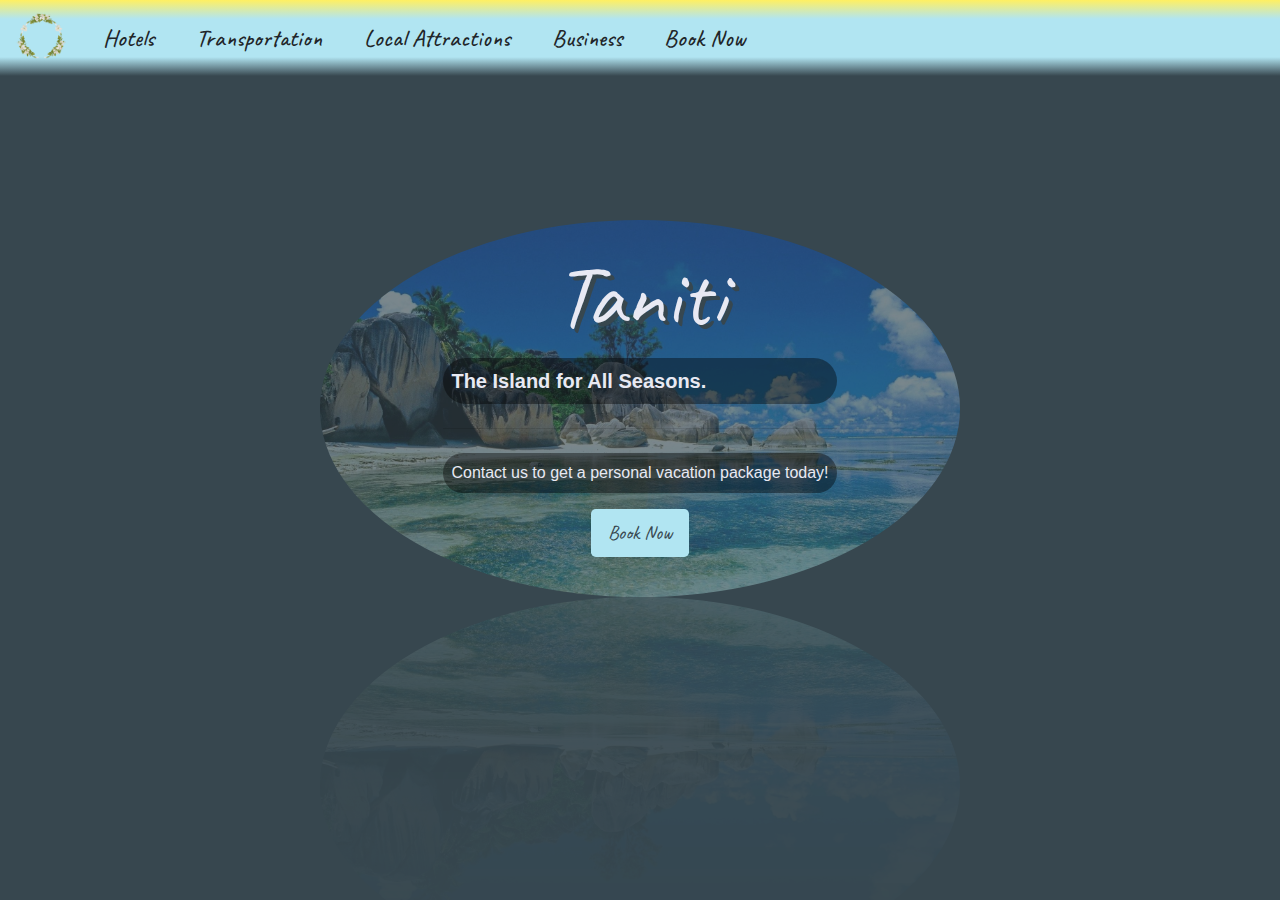
<file: index.html>
<!DOCTYPE html>
<!--[if lt IE 7]>      <html class="no-js lt-ie9 lt-ie8 lt-ie7"> <![endif]-->
<!--[if IE 7]>         <html class="no-js lt-ie9 lt-ie8"> <![endif]-->
<!--[if IE 8]>         <html class="no-js lt-ie9"> <![endif]-->
<!--[if gt IE 8]>      <html class="no-js"> <![endif]-->
<html>

<head>
    <meta charset="utf-8">
    <meta http-equiv="X-UA-Compatible" content="IE=edge">
    <title>Taniti</title>
    <link rel="icon" type="image/x-icon" href="/assets/favicon.ico">
    <meta name="description" content="">
    <meta name="viewport" content="width=device-width, initial-scale=1">
    <link rel="stylesheet" href="https://fonts.googleapis.com/css?family=Caveat">
    <link rel="stylesheet" href="https://cdn.jsdelivr.net/npm/bootstrap-icons@1.3.0/font/bootstrap-icons.css">
    <link rel="stylesheet" href="base.css">
    <link rel="stylesheet" href="https://cdn.jsdelivr.net/npm/bootstrap@4.0.0/dist/css/bootstrap.min.css"
        integrity="sha384-Gn5384xqQ1aoWXA+058RXPxPg6fy4IWvTNh0E263XmFcJlSAwiGgFAW/dAiS6JXm" crossorigin="anonymous">
</head>

<body>
    <!--[if lt IE 7]>
            <p class="browsehappy">You are using an <strong>outdated</strong> browser. Please <a href="#">upgrade your browser</a> to improve your experience.</p>
        <![endif]-->
    <nav class="navbar bg-taniti-accent navbar-expand-lg sticky-top navbar-light">
        <a class="navbar-brand" href="/index.html">
            <img src="./assets/wreath-of-tropical-flowers.png" width="50" height="50" alt="">
        </a>
        <button class="navbar-toggler" type="button" data-toggle="collapse" data-target="#navbarNav"
            aria-controls="navbarNav" aria-expanded="false" aria-label="Toggle navigation">
            <span class="navbar-toggler-icon"></span>
        </button>
        <nav class="collapse navbar-collapse" id="navbarNav">
            <a class="flex-sm-fill text-sm-center h4 nav-link" href="/hotels.html">Hotels</a>
            <a class="flex-sm-fill text-sm-center h4 nav-link" href="/transportation.html">Transportation</a>
            <a class="flex-sm-fill text-sm-center h4 nav-link" href="local-attractions.html">Local Attractions</a>
            <a class="flex-sm-fill text-sm-center h4 nav-link" href="/business.html">Business</a>
            <a class="flex-sm-fill text-sm-center h4 nav-link" href="/book-now.html">Book Now</a>
        </nav>
    </nav>
    <div class="row no-gutters py-5"></div>
    <div class="row align-items-center no-gutters">
        <div class="container-fluid container-shaded h-75 overflow-hidden">
            <div class="row justify-content-center py-5">
                <div class="jumbotron jumbotron-fluid p-4 my-auto jumbotron-image bg-transparent">
                    <div class="jumbotron-content">
                        <h1 class="display-2 text-center text-shadow-sm">Taniti</h1>
                        <p class="lead font-weight-bold shaded-mark p-2">The Island for All Seasons.</p>
                        <hr class="my-4">
                        <p class="shaded-mark p-2">Contact us to get a personal vacation package today!</p>
                        <p class="lead text-center">
                            <a class="btn btn-taniti-primary btn-lg" href="book-now.html" role="button">Book Now</a>
                        </p>
                    </div>
                </div>
            </div>
        </div>
    </div>

    <script src="https://code.jquery.com/jquery-3.2.1.slim.min.js"
        integrity="sha384-KJ3o2DKtIkvYIK3UENzmM7KCkRr/rE9/Qpg6aAZGJwFDMVNA/GpGFF93hXpG5KkN"
        crossorigin="anonymous"></script>
    <script src="https://cdn.jsdelivr.net/npm/popper.js@1.12.9/dist/umd/popper.min.js"
        integrity="sha384-ApNbgh9B+Y1QKtv3Rn7W3mgPxhU9K/ScQsAP7hUibX39j7fakFPskvXusvfa0b4Q"
        crossorigin="anonymous"></script>
    <script src="https://cdn.jsdelivr.net/npm/bootstrap@4.0.0/dist/js/bootstrap.min.js"
        integrity="sha384-JZR6Spejh4U02d8jOt6vLEHfe/JQGiRRSQQxSfFWpi1MquVdAyjUar5+76PVCmYl"
        crossorigin="anonymous"></script>
</body>

</html>
</file>
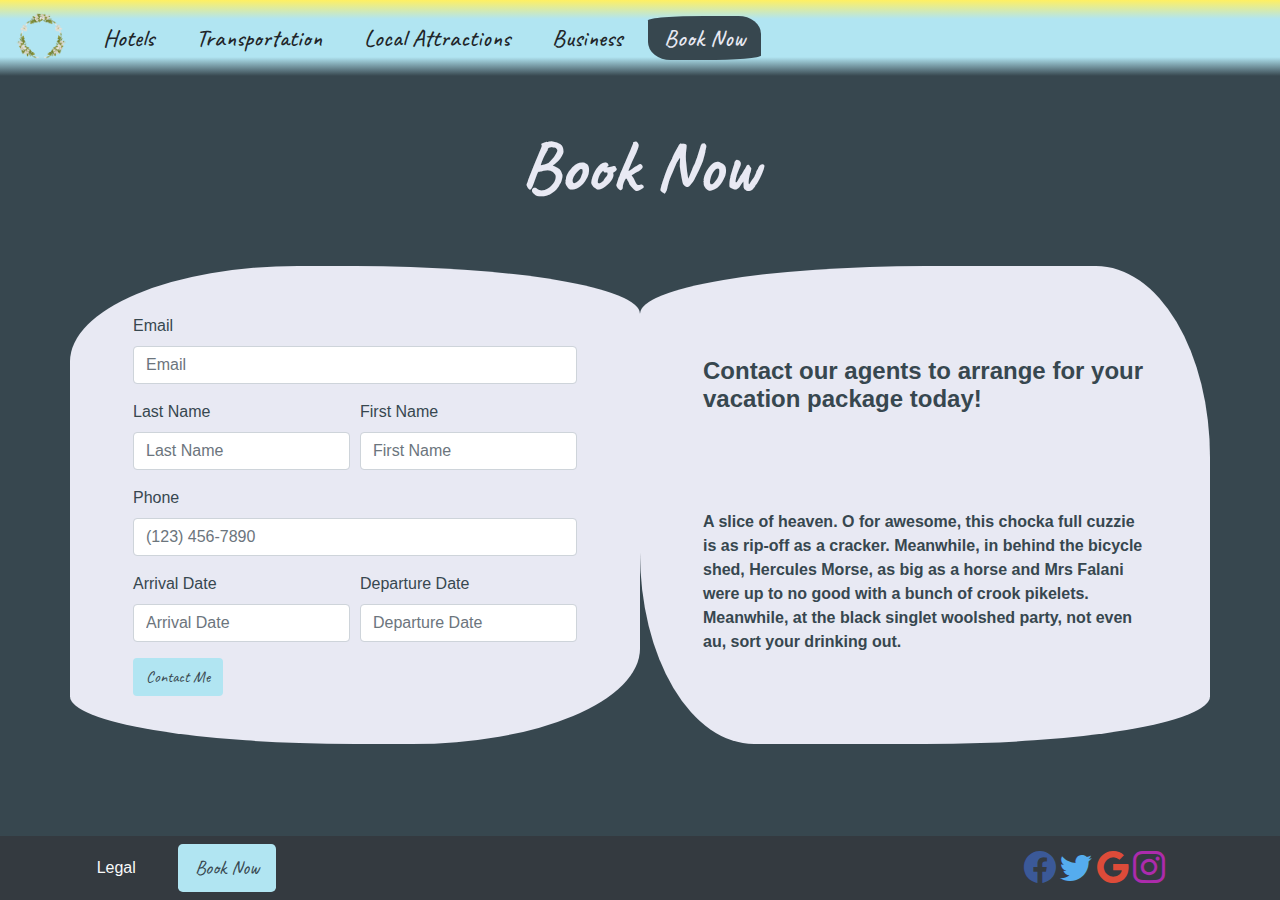
<file: book-now.html>
<!DOCTYPE html>
<!--[if lt IE 7]>      <html class="no-js lt-ie9 lt-ie8 lt-ie7"> <![endif]-->
<!--[if IE 7]>         <html class="no-js lt-ie9 lt-ie8"> <![endif]-->
<!--[if IE 8]>         <html class="no-js lt-ie9"> <![endif]-->
<!--[if gt IE 8]>      <html class="no-js"> <![endif]-->
<html>

<head>
    <meta charset="utf-8">
    <meta http-equiv="X-UA-Compatible" content="IE=edge">
    <title>Taniti</title>
    <link rel="icon" type="image/x-icon" href="/assets/favicon.ico">
    <meta name="description" content="">
    <meta name="viewport" content="width=device-width, initial-scale=1">
    <link rel="stylesheet" href="https://fonts.googleapis.com/css?family=Caveat">
    <link rel="stylesheet" href="https://cdn.jsdelivr.net/npm/bootstrap-icons@1.3.0/font/bootstrap-icons.css">
    <link rel="stylesheet" href="base.css">
    <link rel="stylesheet" href="https://cdn.jsdelivr.net/npm/bootstrap@4.0.0/dist/css/bootstrap.min.css"
        integrity="sha384-Gn5384xqQ1aoWXA+058RXPxPg6fy4IWvTNh0E263XmFcJlSAwiGgFAW/dAiS6JXm" crossorigin="anonymous">
</head>

<body>
    <!--[if lt IE 7]>
            <p class="browsehappy">You are using an <strong>outdated</strong> browser. Please <a href="#">upgrade your browser</a> to improve your experience.</p>
        <![endif]-->
    <nav class="navbar bg-taniti-accent navbar-expand-lg sticky-top navbar-light">
        <a class="navbar-brand" href="/index.html">
            <img src="./assets/wreath-of-tropical-flowers.png" width="50" height="50" alt="">
        </a>
        <button class="navbar-toggler" type="button" data-toggle="collapse" data-target="#navbarNav"
            aria-controls="navbarNav" aria-expanded="false" aria-label="Toggle navigation">
            <span class="navbar-toggler-icon"></span>
        </button>
        <nav class="collapse navbar-collapse" id="navbarNav">
            <a class="flex-sm-fill text-sm-center h4 nav-link" href="/hotels.html">Hotels</a>
            <a class="flex-sm-fill text-sm-center h4 nav-link" href="/transportation.html">Transportation</a>
            <a class="flex-sm-fill text-sm-center h4 nav-link" href="local-attractions.html">Local Attractions</a>
            <a class="flex-sm-fill text-sm-center h4 nav-link" href="/business.html">Business</a>
            <a class="flex-sm-fill text-sm-center h4 nav-link active" href="/book-now.html">Book Now</a>
        </nav>
    </nav>
    <div class="row no-gutters py-5">
        <div class="col text-center">
            <h2 class="display-3 light-text font-weight-bold">Book Now</h2>
        </div>
    </div>
    <div class="row align-items-center no-gutters">
        <div class="container">
            <div class="row">
                <div class="col-md-6 form-blurb">
                    <form class="m-5">
                        <div class="form-group">
                            <label for="inputEmail4">Email</label>
                            <input type="email" class="form-control" id="inputEmail4" placeholder="Email">
                        </div>
                        <div class="form-row">
                            <div class="form-group col-md-6">
                                <label for="inputLastName">Last Name</label>
                                <input type="text" class="form-control" id="inputLastName" placeholder="Last Name">
                            </div>
                            <div class="form-group col-md-6">
                                <label for="inputFirstName">First Name</label>
                                <input type="text" class="form-control" id="inputFirstName" placeholder="First Name">
                            </div>
                        </div>
                        <div class="form-group">
                            <label for="inputPhone">Phone</label>
                            <input type="phone" class="form-control" id="inputPhone" placeholder="(123) 456-7890">
                        </div>
                        <div class="form-row">
                            <div class="form-group col-md-6">
                                <label for="startDate">Arrival Date</label>
                                <input placeholder="Arrival Date" type="text" id="startDate"
                                    class="form-control datepicker">
                            </div>
                            <div class="form-group col-md-6">
                                <label for="endDate">Departure Date</label>
                                <input placeholder="Departure Date" type="text" id="endDate"
                                    class="form-control datepicker">
                            </div>
                        </div>
                        <button type="submit" class="btn btn-taniti-primary">Contact Me</button>
                    </form>
                </div>
                <div class="col-md-6 text-blurb">
                    <p class="m-5 h4 font-weight-bold">
                        Contact our agents to arrange for your vacation package today!
                    </p>
                    <p class="m-5 font-weight-bold">
                        A slice of heaven. O for awesome, this chocka full cuzzie is as rip-off as a cracker. Meanwhile,
                        in behind the bicycle shed, Hercules Morse, as big as a horse and Mrs Falani were up to no good
                        with a bunch of crook pikelets. Meanwhile, at the black singlet woolshed party, not even au,
                        sort your drinking out.
                    </p>
                </div>
            </div>
        </div>
    </div>
    <nav class="navbar fixed-bottom navbar-dark bg-dark">
        <div class="container">
            <div class="row w-100 justify-content-between">
                <div class="col-1 center-vertical">
                    <a class="text-light text-decoration-none" href="#">Legal</a>
                </div>
                <div class="col-2">
                    <a class="btn btn-taniti-primary btn-lg" href="book-now.html" role="button">Book Now</a>
                </div>
                <div class="col-9 text-right">
                    <!-- Facebook -->
                    <a style="color: #3b5998;" class="text-decoration-none" href="#!" role="button">
                        <i class="bi-facebook" style="font-size: 2rem;"></i>
                    </a>

                    <!-- Twitter -->
                    <a style="color: #55acee;" class="text-decoration-none" href="#!" role="button">
                        <i class="bi-twitter" style="font-size: 2rem;"></i>
                    </a>

                    <!-- Google -->
                    <a style="color: #dd4b39;" class="text-decoration-none" href="#!" role="button">
                        <i class="bi-google" style="font-size: 2rem;"></i>
                    </a>

                    <!-- Instagram -->
                    <a style="color: #ac2bac;" class="text-decoration-none" href="#!" role="button">
                        <i class="bi-instagram" style="font-size: 2rem;"></i>
                    </a>
                </div>
            </div>
        </div>
    </nav>

    <script src="https://code.jquery.com/jquery-3.2.1.slim.min.js"
        integrity="sha384-KJ3o2DKtIkvYIK3UENzmM7KCkRr/rE9/Qpg6aAZGJwFDMVNA/GpGFF93hXpG5KkN"
        crossorigin="anonymous"></script>
    <script src="https://cdn.jsdelivr.net/npm/popper.js@1.12.9/dist/umd/popper.min.js"
        integrity="sha384-ApNbgh9B+Y1QKtv3Rn7W3mgPxhU9K/ScQsAP7hUibX39j7fakFPskvXusvfa0b4Q"
        crossorigin="anonymous"></script>
    <script src="https://cdn.jsdelivr.net/npm/bootstrap@4.0.0/dist/js/bootstrap.min.js"
        integrity="sha384-JZR6Spejh4U02d8jOt6vLEHfe/JQGiRRSQQxSfFWpi1MquVdAyjUar5+76PVCmYl"
        crossorigin="anonymous"></script>
    <script src="/js/calendar.js"></script>
</body>

</html>
</file>
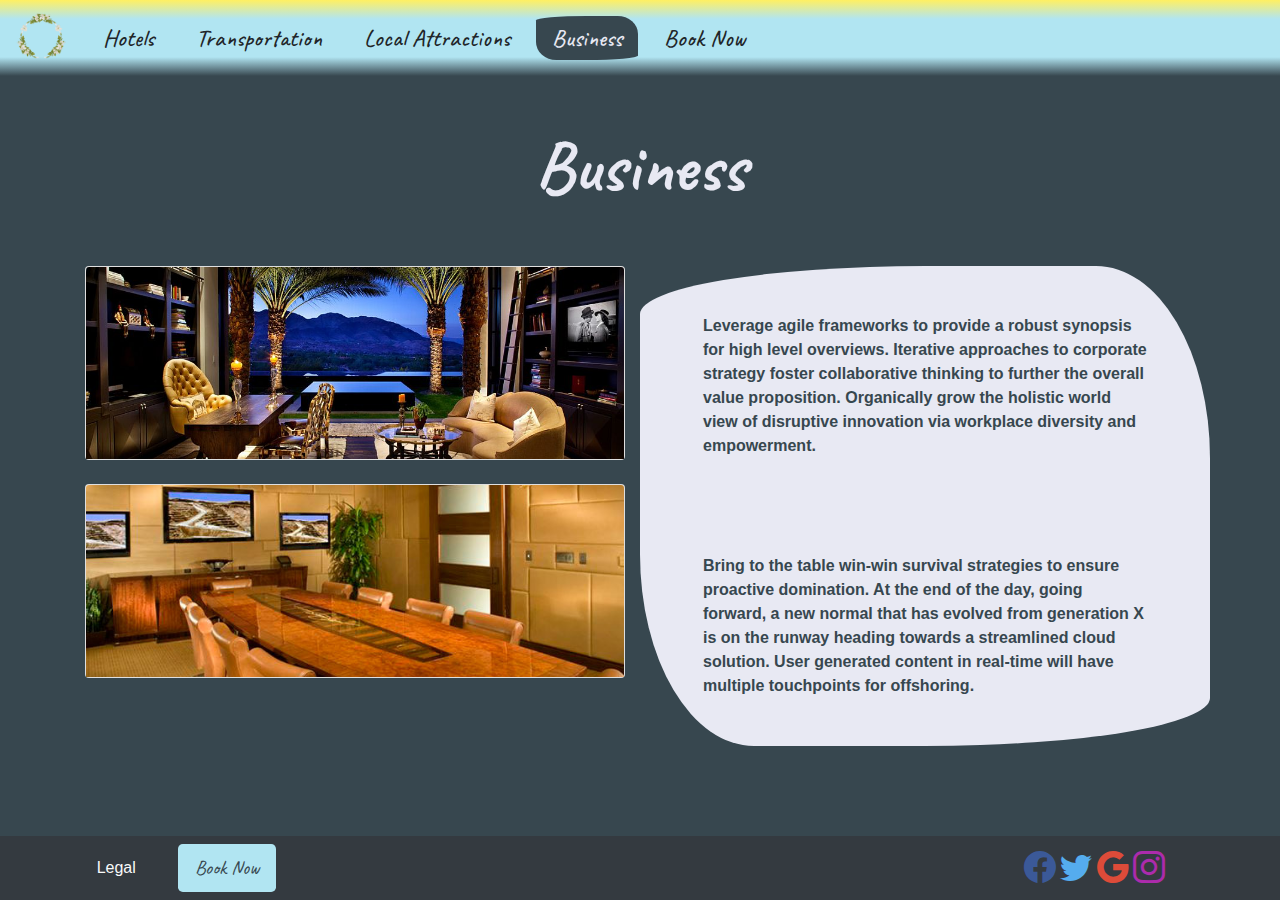
<file: business.html>
<!DOCTYPE html>
<!--[if lt IE 7]>      <html class="no-js lt-ie9 lt-ie8 lt-ie7"> <![endif]-->
<!--[if IE 7]>         <html class="no-js lt-ie9 lt-ie8"> <![endif]-->
<!--[if IE 8]>         <html class="no-js lt-ie9"> <![endif]-->
<!--[if gt IE 8]>      <html class="no-js"> <![endif]-->
<html>

<head>
    <meta charset="utf-8">
    <meta http-equiv="X-UA-Compatible" content="IE=edge">
    <title>Taniti</title>
    <link rel="icon" type="image/x-icon" href="/assets/favicon.ico">
    <meta name="description" content="">
    <meta name="viewport" content="width=device-width, initial-scale=1">
    <link rel="stylesheet" href="https://fonts.googleapis.com/css?family=Caveat">
    <link rel="stylesheet" href="https://cdn.jsdelivr.net/npm/bootstrap-icons@1.3.0/font/bootstrap-icons.css">
    <link rel="stylesheet" href="base.css">
    <link rel="stylesheet" href="https://cdn.jsdelivr.net/npm/bootstrap@4.0.0/dist/css/bootstrap.min.css"
        integrity="sha384-Gn5384xqQ1aoWXA+058RXPxPg6fy4IWvTNh0E263XmFcJlSAwiGgFAW/dAiS6JXm" crossorigin="anonymous">
</head>

<body>
    <!--[if lt IE 7]>
            <p class="browsehappy">You are using an <strong>outdated</strong> browser. Please <a href="#">upgrade your browser</a> to improve your experience.</p>
        <![endif]-->
    <nav class="navbar bg-taniti-accent navbar-expand-lg sticky-top navbar-light">
        <a class="navbar-brand" href="/index.html">
            <img src="./assets/wreath-of-tropical-flowers.png" width="50" height="50" alt="">
        </a>
        <button class="navbar-toggler" type="button" data-toggle="collapse" data-target="#navbarNav"
            aria-controls="navbarNav" aria-expanded="false" aria-label="Toggle navigation">
            <span class="navbar-toggler-icon"></span>
        </button>
        <nav class="collapse navbar-collapse" id="navbarNav">
            <a class="flex-sm-fill text-sm-center h4 nav-link" href="/hotels.html">Hotels</a>
            <a class="flex-sm-fill text-sm-center h4 nav-link" href="/transportation.html">Transportation</a>
            <a class="flex-sm-fill text-sm-center h4 nav-link" href="local-attractions.html">Local Attractions</a>
            <a class="flex-sm-fill text-sm-center h4 nav-link active" href="/business.html">Business</a>
            <a class="flex-sm-fill text-sm-center h4 nav-link" href="/book-now.html">Book Now</a>
        </nav>
    </nav>
    <div class="row no-gutters py-5">
        <div class="col text-center">
            <h2 class="display-3 light-text font-weight-bold">Business</h2>
        </div>
    </div>
    <div class="row align-items-center no-gutters">
        <div class="container">
            <div class="row">
                <div class="col-md-6 gallery-images">
                    <div class="row mb-4">
                        <div class="col-sm-12">
                            <div class="card">
                                <img class="card-img-top" src="/assets/business1.jpg" alt="Scooter Rental">
                            </div>
                        </div>
                    </div>
                    <div class="row">
                        <div class="col-sm-12">
                            <div class="card">
                                <img class="card-img-top" src="/assets/business2.jpg" alt="Helicopter">
                            </div>
                        </div>
                    </div>
                </div>
                <div class="col-md-6 text-blurb transportation-blurb">
                    <p class="m-5 font-weight-bold">
                        Leverage agile frameworks to provide a robust synopsis for high level overviews. Iterative
                        approaches to corporate strategy foster collaborative thinking to further the overall value
                        proposition. Organically grow the holistic world view of disruptive innovation via workplace
                        diversity and empowerment.
                    </p>
                    <p class="m-5 font-weight-bold">
                        Bring to the table win-win survival strategies to ensure proactive domination. At the end of the
                        day, going forward, a new normal that has evolved from generation X is on the runway heading
                        towards a streamlined cloud solution. User generated content in real-time will have multiple
                        touchpoints for offshoring.
                    </p>
                </div>
            </div>
        </div>
    </div>
    <div class="row no-gutters py-5"></div>
    <nav class="navbar fixed-bottom navbar-dark bg-dark">
        <div class="container">
            <div class="row w-100 justify-content-between">
                <div class="col-1 center-vertical">
                    <a class="text-light text-decoration-none" href="#">Legal</a>
                </div>
                <div class="col-2">
                    <a class="btn btn-taniti-primary btn-lg" href="book-now.html" role="button">Book Now</a>
                </div>
                <div class="col-9 text-right">
                    <!-- Facebook -->
                    <a style="color: #3b5998;" class="text-decoration-none" href="#!" role="button">
                        <i class="bi-facebook" style="font-size: 2rem;"></i>
                    </a>

                    <!-- Twitter -->
                    <a style="color: #55acee;" class="text-decoration-none" href="#!" role="button">
                        <i class="bi-twitter" style="font-size: 2rem;"></i>
                    </a>

                    <!-- Google -->
                    <a style="color: #dd4b39;" class="text-decoration-none" href="#!" role="button">
                        <i class="bi-google" style="font-size: 2rem;"></i>
                    </a>

                    <!-- Instagram -->
                    <a style="color: #ac2bac;" class="text-decoration-none" href="#!" role="button">
                        <i class="bi-instagram" style="font-size: 2rem;"></i>
                    </a>
                </div>
            </div>
        </div>
    </nav>

    <script src="https://code.jquery.com/jquery-3.2.1.slim.min.js"
        integrity="sha384-KJ3o2DKtIkvYIK3UENzmM7KCkRr/rE9/Qpg6aAZGJwFDMVNA/GpGFF93hXpG5KkN"
        crossorigin="anonymous"></script>
    <script src="https://cdn.jsdelivr.net/npm/popper.js@1.12.9/dist/umd/popper.min.js"
        integrity="sha384-ApNbgh9B+Y1QKtv3Rn7W3mgPxhU9K/ScQsAP7hUibX39j7fakFPskvXusvfa0b4Q"
        crossorigin="anonymous"></script>
    <script src="https://cdn.jsdelivr.net/npm/bootstrap@4.0.0/dist/js/bootstrap.min.js"
        integrity="sha384-JZR6Spejh4U02d8jOt6vLEHfe/JQGiRRSQQxSfFWpi1MquVdAyjUar5+76PVCmYl"
        crossorigin="anonymous"></script>
</body>

</html>
</file>
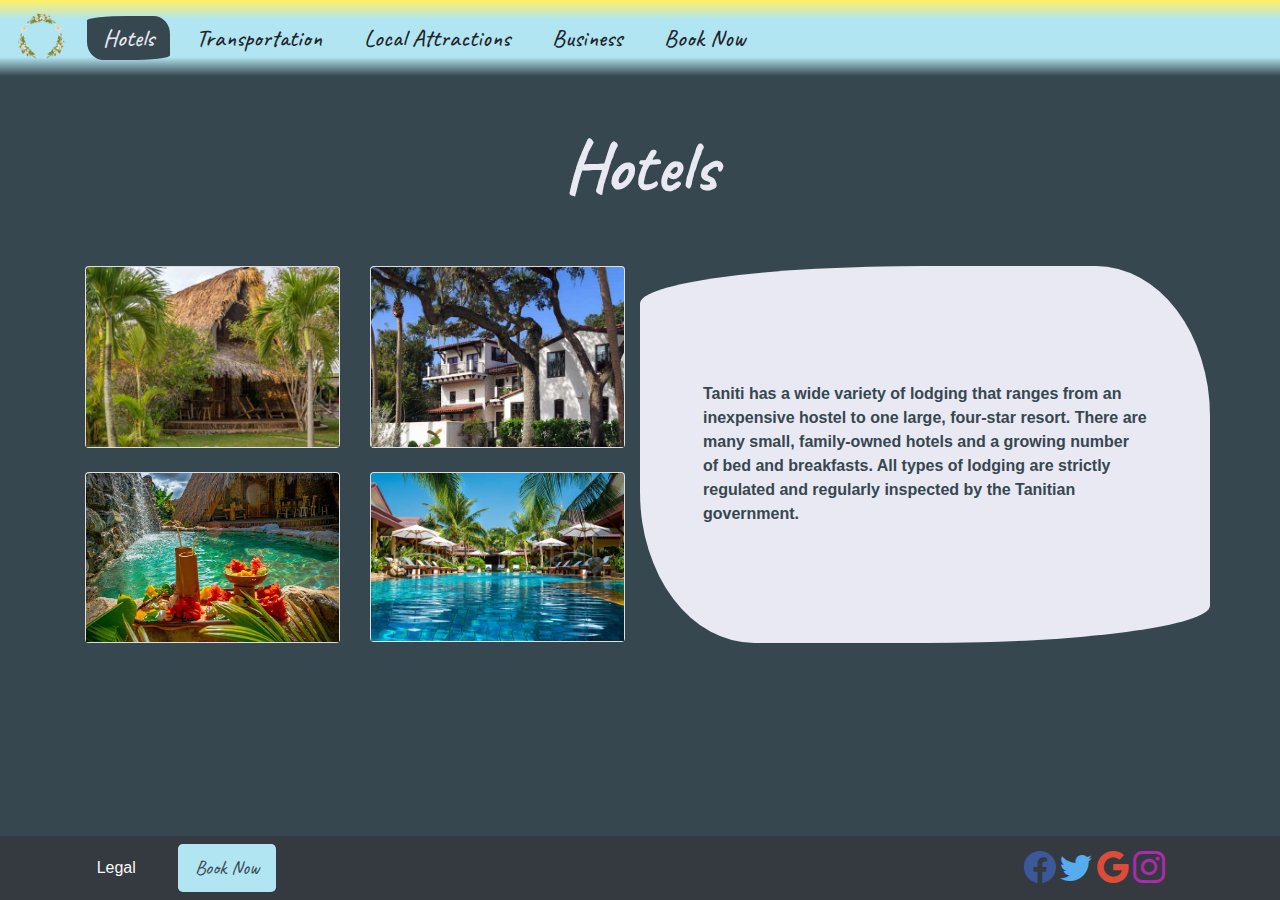
<file: hotels.html>
<!DOCTYPE html>
<!--[if lt IE 7]>      <html class="no-js lt-ie9 lt-ie8 lt-ie7"> <![endif]-->
<!--[if IE 7]>         <html class="no-js lt-ie9 lt-ie8"> <![endif]-->
<!--[if IE 8]>         <html class="no-js lt-ie9"> <![endif]-->
<!--[if gt IE 8]>      <html class="no-js"> <![endif]-->
<html>

<head>
    <meta charset="utf-8">
    <meta http-equiv="X-UA-Compatible" content="IE=edge">
    <title>Taniti</title>
    <link rel="icon" type="image/x-icon" href="/assets/favicon.ico">
    <meta name="description" content="">
    <meta name="viewport" content="width=device-width, initial-scale=1">
    <link rel="stylesheet" href="https://fonts.googleapis.com/css?family=Caveat">
    <link rel="stylesheet" href="https://cdn.jsdelivr.net/npm/bootstrap-icons@1.3.0/font/bootstrap-icons.css">
    <link rel="stylesheet" href="base.css">
    <link rel="stylesheet" href="https://cdn.jsdelivr.net/npm/bootstrap@4.0.0/dist/css/bootstrap.min.css"
        integrity="sha384-Gn5384xqQ1aoWXA+058RXPxPg6fy4IWvTNh0E263XmFcJlSAwiGgFAW/dAiS6JXm" crossorigin="anonymous">
</head>

<body>
    <!--[if lt IE 7]>
            <p class="browsehappy">You are using an <strong>outdated</strong> browser. Please <a href="#">upgrade your browser</a> to improve your experience.</p>
        <![endif]-->
    <nav class="navbar bg-taniti-accent navbar-expand-lg sticky-top navbar-light">
        <a class="navbar-brand" href="/index.html">
            <img src="./assets/wreath-of-tropical-flowers.png" width="50" height="50" alt="">
        </a>
        <button class="navbar-toggler" type="button" data-toggle="collapse" data-target="#navbarNav"
            aria-controls="navbarNav" aria-expanded="false" aria-label="Toggle navigation">
            <span class="navbar-toggler-icon"></span>
        </button>
        <nav class="collapse navbar-collapse" id="navbarNav">
            <a class="flex-sm-fill text-sm-center h4 nav-link active" href="/hotels.html">Hotels</a>
            <a class="flex-sm-fill text-sm-center h4 nav-link" href="/transportation.html">Transportation</a>
            <a class="flex-sm-fill text-sm-center h4 nav-link" href="local-attractions.html">Local Attractions</a>
            <a class="flex-sm-fill text-sm-center h4 nav-link" href="/business.html">Business</a>
            <a class="flex-sm-fill text-sm-center h4 nav-link" href="/book-now.html">Book Now</a>
        </nav>
    </nav>
    <div class="row no-gutters py-5">
        <div class="col text-center">
            <h2 class="display-3 light-text font-weight-bold">Hotels</h2>
        </div>
    </div>
    <div class="row align-items-center no-gutters">
        <div class="container">
            <div class="row">
                <div class="col-md-6 gallery-images">
                    <div class="row mb-4">
                        <div class="col-sm-6">
                            <div class="card">
                                <img class="card-img-top" src="/assets/housing1.jpg" alt="Card image cap">
                            </div>
                        </div>
                        <div class="col-sm-6">
                            <div class="card">
                                <img class="card-img-top" src="/assets/housing2.jpg" alt="Card image cap">
                            </div>
                        </div>
                    </div>
                    <div class="row">
                        <div class="col-sm-6">
                            <div class="card">
                                <img class="card-img-top" src="/assets/housing3.jpg" alt="Card image cap">
                            </div>
                        </div>
                        <div class="col-sm-6">
                            <div class="card">
                                <img class="card-img-top" src="/assets/hotel2.jpg" alt="Card image cap">
                            </div>
                        </div>
                    </div>
                </div>
                <div class="col-md-6 text-blurb hotels-blurb">
                    <p class="m-5 font-weight-bold">Taniti has a wide variety of lodging that ranges from an inexpensive
                        hostel to one large, four-star resort. There are many small, family-owned hotels and a growing
                        number of bed and breakfasts. All types of lodging are strictly regulated and regularly
                        inspected by the Tanitian
                        government.</p>
                </div>
            </div>
        </div>
    </div>
    <div class="row no-gutters py-5"></div>
    <nav class="navbar fixed-bottom navbar-dark bg-dark">
        <div class="container">
            <div class="row w-100 justify-content-between">
                <div class="col-1 center-vertical">
                    <a class="text-light text-decoration-none" href="#">Legal</a>
                </div>
                <div class="col-2">
                    <a class="btn btn-taniti-primary btn-lg" href="book-now.html" role="button">Book Now</a>
                </div>
                <div class="col-9 text-right">
                    <!-- Facebook -->
                    <a style="color: #3b5998;" class="text-decoration-none" href="#!" role="button">
                        <i class="bi-facebook" style="font-size: 2rem;"></i>
                    </a>

                    <!-- Twitter -->
                    <a style="color: #55acee;" class="text-decoration-none" href="#!" role="button">
                        <i class="bi-twitter" style="font-size: 2rem;"></i>
                    </a>

                    <!-- Google -->
                    <a style="color: #dd4b39;" class="text-decoration-none" href="#!" role="button">
                        <i class="bi-google" style="font-size: 2rem;"></i>
                    </a>

                    <!-- Instagram -->
                    <a style="color: #ac2bac;" class="text-decoration-none" href="#!" role="button">
                        <i class="bi-instagram" style="font-size: 2rem;"></i>
                    </a>
                </div>
            </div>
        </div>

    </nav>

    <script src="https://code.jquery.com/jquery-3.2.1.slim.min.js"
        integrity="sha384-KJ3o2DKtIkvYIK3UENzmM7KCkRr/rE9/Qpg6aAZGJwFDMVNA/GpGFF93hXpG5KkN"
        crossorigin="anonymous"></script>
    <script src="https://cdn.jsdelivr.net/npm/popper.js@1.12.9/dist/umd/popper.min.js"
        integrity="sha384-ApNbgh9B+Y1QKtv3Rn7W3mgPxhU9K/ScQsAP7hUibX39j7fakFPskvXusvfa0b4Q"
        crossorigin="anonymous"></script>
    <script src="https://cdn.jsdelivr.net/npm/bootstrap@4.0.0/dist/js/bootstrap.min.js"
        integrity="sha384-JZR6Spejh4U02d8jOt6vLEHfe/JQGiRRSQQxSfFWpi1MquVdAyjUar5+76PVCmYl"
        crossorigin="anonymous"></script>
</body>

</html>
</file>
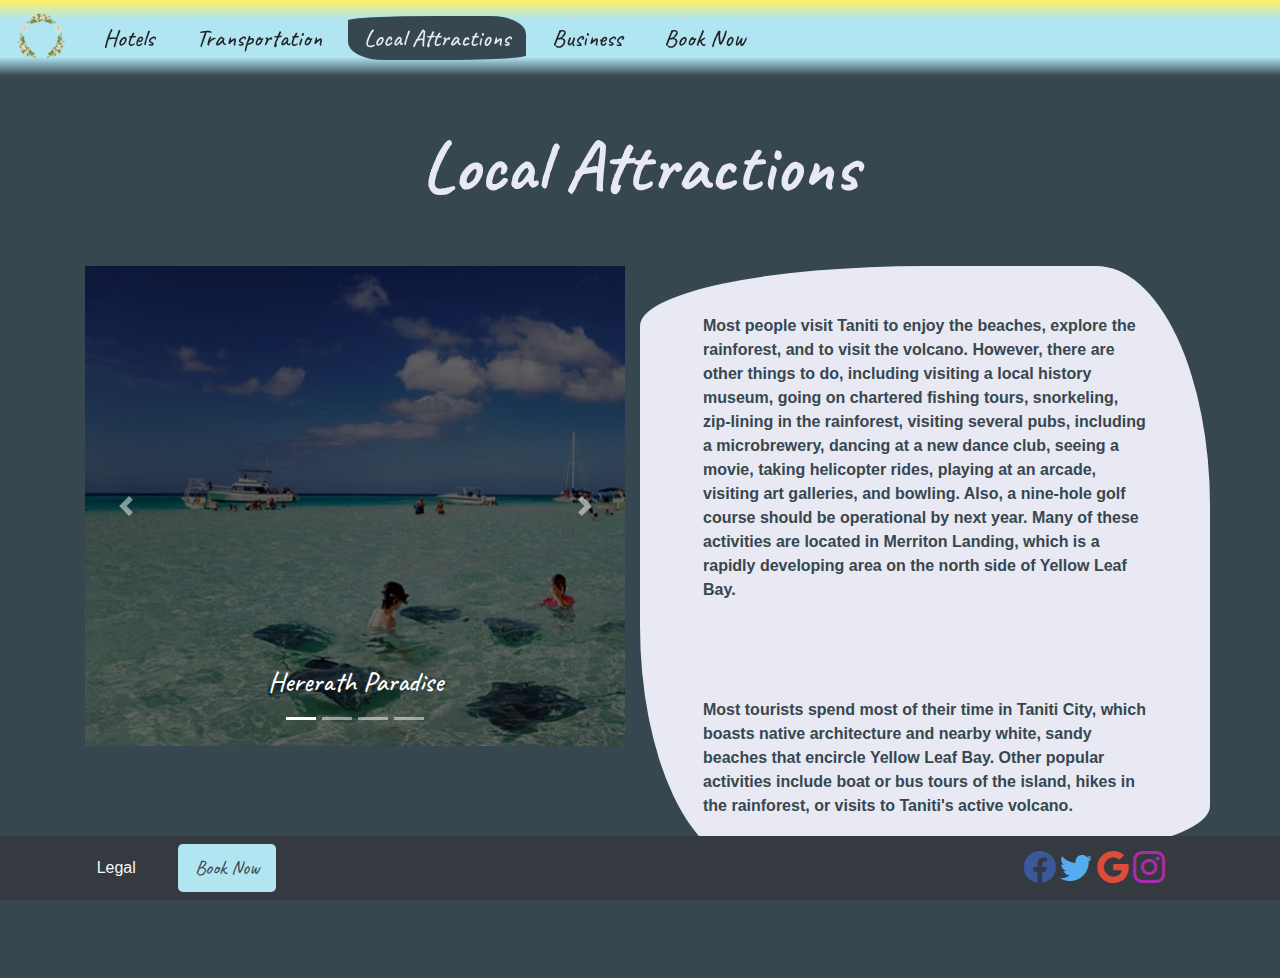
<file: local-attractions.html>
<!DOCTYPE html>
<!--[if lt IE 7]>      <html class="no-js lt-ie9 lt-ie8 lt-ie7"> <![endif]-->
<!--[if IE 7]>         <html class="no-js lt-ie9 lt-ie8"> <![endif]-->
<!--[if IE 8]>         <html class="no-js lt-ie9"> <![endif]-->
<!--[if gt IE 8]>      <html class="no-js"> <![endif]-->
<html>

<head>
    <meta charset="utf-8">
    <meta http-equiv="X-UA-Compatible" content="IE=edge">
    <title>Taniti</title>
    <link rel="icon" type="image/x-icon" href="/assets/favicon.ico">
    <meta name="description" content="">
    <meta name="viewport" content="width=device-width, initial-scale=1">
    <link rel="stylesheet" href="https://fonts.googleapis.com/css?family=Caveat">
    <link rel="stylesheet" href="https://cdn.jsdelivr.net/npm/bootstrap-icons@1.3.0/font/bootstrap-icons.css">
    <link rel="stylesheet" href="base.css">
    <link rel="stylesheet" href="https://cdn.jsdelivr.net/npm/bootstrap@4.0.0/dist/css/bootstrap.min.css"
        integrity="sha384-Gn5384xqQ1aoWXA+058RXPxPg6fy4IWvTNh0E263XmFcJlSAwiGgFAW/dAiS6JXm" crossorigin="anonymous">
    <style>
        .first-slide {
            background-image: url('/assets/attractions1.jpg');
        }

        .second-slide {
            background-image: url('/assets/attractions6.jpg');
        }

        .third-slide {
            background-image: url('/assets/attractions4.jpg');
        }

        .fourth-slide {
            background-image: url('/assets/attractions5.jpg');
        }
    </style>
</head>

<body>
    <!--[if lt IE 7]>
            <p class="browsehappy">You are using an <strong>outdated</strong> browser. Please <a href="#">upgrade your browser</a> to improve your experience.</p>
        <![endif]-->
    <nav class="navbar bg-taniti-accent navbar-expand-lg sticky-top navbar-light">
        <a class="navbar-brand" href="/index.html">
            <img src="./assets/wreath-of-tropical-flowers.png" width="50" height="50" alt="">
        </a>
        <button class="navbar-toggler" type="button" data-toggle="collapse" data-target="#navbarNav"
            aria-controls="navbarNav" aria-expanded="false" aria-label="Toggle navigation">
            <span class="navbar-toggler-icon"></span>
        </button>
        <nav class="collapse navbar-collapse" id="navbarNav">
            <a class="flex-sm-fill text-sm-center h4 nav-link" href="/hotels.html">Hotels</a>
            <a class="flex-sm-fill text-sm-center h4 nav-link" href="/transportation.html">Transportation</a>
            <a class="flex-sm-fill text-sm-center h4 nav-link active" href="local-attractions.html">Local
                Attractions</a>
            <a class="flex-sm-fill text-sm-center h4 nav-link" href="/business.html">Business</a>
            <a class="flex-sm-fill text-sm-center h4 nav-link" href="/book-now.html">Book Now</a>
        </nav>
    </nav>
    <div class="row no-gutters py-5">
        <div class="col text-center">
            <h2 class="display-3 light-text font-weight-bold">Local Attractions</h2>
        </div>
    </div>
    <div class="row align-items-center no-gutters pb-3">
        <div class="container">
            <div class="row">
                <div class="col-md-6 gallery-images">
                    <div id="carouselExampleIndicators" class="carousel slide" data-ride="carousel">
                        <ol class="carousel-indicators">
                            <li data-target="#carouselExampleIndicators" data-slide-to="0" class="active"></li>
                            <li data-target="#carouselExampleIndicators" data-slide-to="1"></li>
                            <li data-target="#carouselExampleIndicators" data-slide-to="2"></li>
                            <li data-target="#carouselExampleIndicators" data-slide-to="3"></li>
                        </ol>
                        <div class="carousel-inner">
                            <div class="carousel-item active">
                                <div class="d-block w-100 slide-container first-slide"></div>
                                <div class="mask">
                                    <div class="carousel-caption d-none d-md-block">
                                        <h3>Hererath Paradise</h3>
                                    </div>
                                </div>
                            </div>
                            <div class="carousel-item">
                                <div class="d-block w-100 slide-container second-slide"></div>
                                <div class="mask">
                                    <div class="carousel-caption d-none d-md-block">
                                        <h3>Mount Waybriand</h3>
                                    </div>
                                </div>
                            </div>
                            <div class="carousel-item">
                                <div class="d-block w-100 slide-container third-slide"></div>
                                <div class="mask">
                                    <div class="carousel-caption d-none d-md-block">
                                        <h3>The Rugged Garden</h3>
                                    </div>
                                </div>
                            </div>
                            <div class="carousel-item">
                                <div class="d-block w-100 slide-container fourth-slide"></div>
                                <div class="mask">
                                    <div class="carousel-caption d-none d-md-block">
                                        <h3>Club Essence</h3>
                                    </div>
                                </div>
                            </div>
                        </div>
                        <a class="carousel-control-prev" href="#carouselExampleIndicators" role="button"
                            data-slide="prev">
                            <span class="carousel-control-prev-icon" aria-hidden="true"></span>
                            <span class="sr-only">Previous</span>
                        </a>
                        <a class="carousel-control-next" href="#carouselExampleIndicators" role="button"
                            data-slide="next">
                            <span class="carousel-control-next-icon" aria-hidden="true"></span>
                            <span class="sr-only">Next</span>
                        </a>
                    </div>
                </div>
                <div class="col-md-6 text-blurb attractions-blurb">
                    <p class="m-5 font-weight-bold">
                        Most people visit Taniti to enjoy the beaches, explore the rainforest, and to
                        visit the volcano. However, there are other things to do, including visiting a local history
                        museum, going on chartered fishing tours, snorkeling, zip-lining in the rainforest, visiting
                        several pubs, including a microbrewery, dancing at a new dance club, seeing a movie, taking
                        helicopter rides, playing at an arcade, visiting art galleries, and bowling. Also, a nine-hole
                        golf course should be operational by next year. Many of these activities are located in Merriton
                        Landing, which is a rapidly developing area on the north side of Yellow Leaf Bay.
                    </p>
                    <p class="m-5 font-weight-bold">
                        Most tourists spend most of their time in Taniti City, which boasts native
                        architecture and nearby white, sandy beaches that encircle Yellow Leaf Bay. Other popular
                        activities include boat or bus tours of the island, hikes in the rainforest, or visits to
                        Taniti's active volcano.

                    </p>
                </div>
            </div>
        </div>
    </div>
    <div class="row no-gutters py-5"></div>
    <nav class="navbar fixed-bottom navbar-dark bg-dark">
        <div class="container">
            <div class="row w-100 justify-content-between">
                <div class="col-1 center-vertical">
                    <a class="text-light text-decoration-none" href="#">Legal</a>
                </div>
                <div class="col-2">
                    <a class="btn btn-taniti-primary btn-lg" href="book-now.html" role="button">Book Now</a>
                </div>
                <div class="col-9 text-right">
                    <!-- Facebook -->
                    <a style="color: #3b5998;" class="text-decoration-none" href="#!" role="button">
                        <i class="bi-facebook" style="font-size: 2rem;"></i>
                    </a>

                    <!-- Twitter -->
                    <a style="color: #55acee;" class="text-decoration-none" href="#!" role="button">
                        <i class="bi-twitter" style="font-size: 2rem;"></i>
                    </a>

                    <!-- Google -->
                    <a style="color: #dd4b39;" class="text-decoration-none" href="#!" role="button">
                        <i class="bi-google" style="font-size: 2rem;"></i>
                    </a>

                    <!-- Instagram -->
                    <a style="color: #ac2bac;" class="text-decoration-none" href="#!" role="button">
                        <i class="bi-instagram" style="font-size: 2rem;"></i>
                    </a>
                </div>
            </div>
        </div>
    </nav>

    <script src="https://code.jquery.com/jquery-3.2.1.slim.min.js"
        integrity="sha384-KJ3o2DKtIkvYIK3UENzmM7KCkRr/rE9/Qpg6aAZGJwFDMVNA/GpGFF93hXpG5KkN"
        crossorigin="anonymous"></script>
    <script src="https://cdn.jsdelivr.net/npm/popper.js@1.12.9/dist/umd/popper.min.js"
        integrity="sha384-ApNbgh9B+Y1QKtv3Rn7W3mgPxhU9K/ScQsAP7hUibX39j7fakFPskvXusvfa0b4Q"
        crossorigin="anonymous"></script>
    <script src="https://cdn.jsdelivr.net/npm/bootstrap@4.0.0/dist/js/bootstrap.min.js"
        integrity="sha384-JZR6Spejh4U02d8jOt6vLEHfe/JQGiRRSQQxSfFWpi1MquVdAyjUar5+76PVCmYl"
        crossorigin="anonymous"></script>
</body>

</html>
</file>
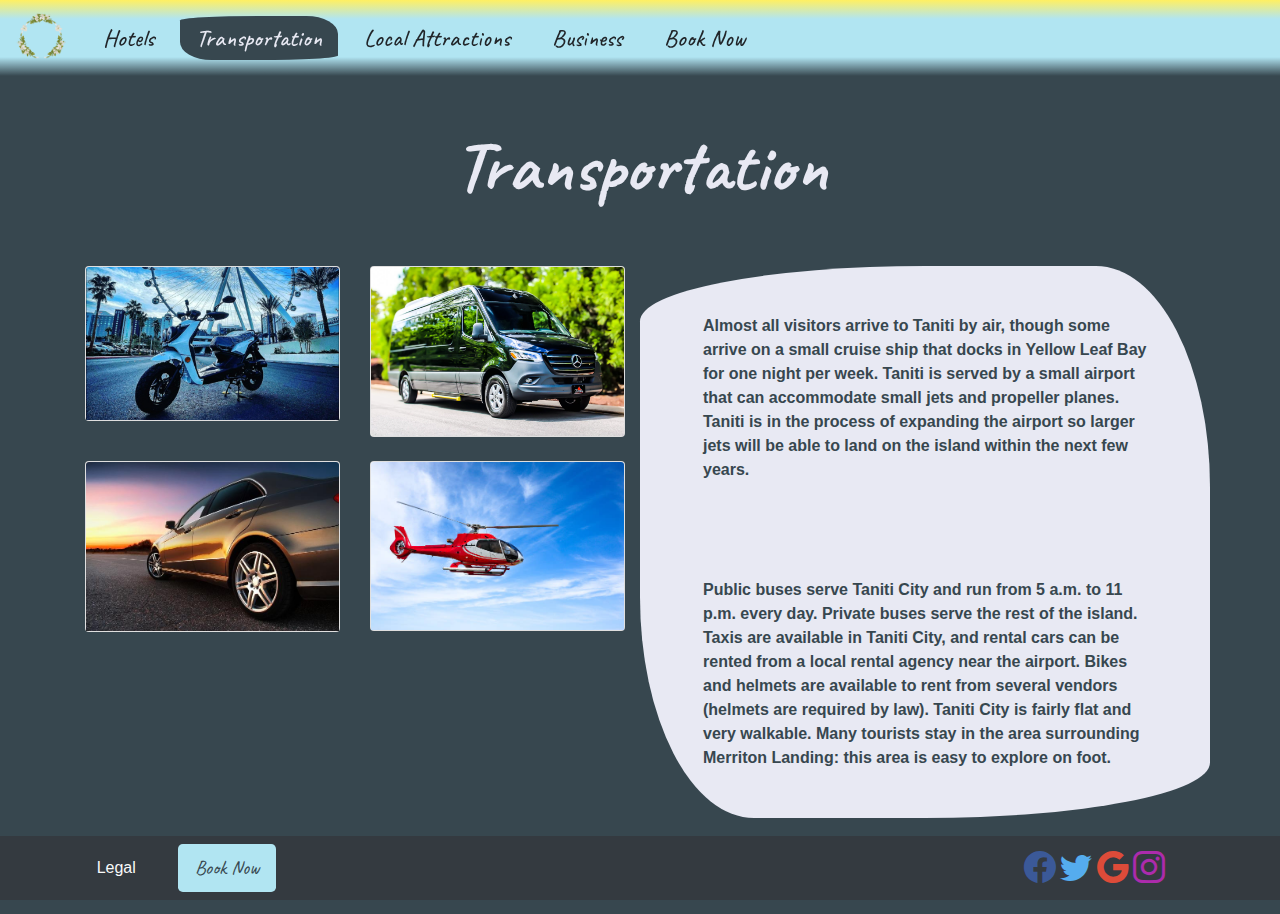
<file: transportation.html>
<!DOCTYPE html>
<!--[if lt IE 7]>      <html class="no-js lt-ie9 lt-ie8 lt-ie7"> <![endif]-->
<!--[if IE 7]>         <html class="no-js lt-ie9 lt-ie8"> <![endif]-->
<!--[if IE 8]>         <html class="no-js lt-ie9"> <![endif]-->
<!--[if gt IE 8]>      <html class="no-js"> <![endif]-->
<html>

<head>
    <meta charset="utf-8">
    <meta http-equiv="X-UA-Compatible" content="IE=edge">
    <title>Taniti</title>
    <link rel="icon" type="image/x-icon" href="/assets/favicon.ico">
    <meta name="description" content="">
    <meta name="viewport" content="width=device-width, initial-scale=1">
    <link rel="stylesheet" href="https://fonts.googleapis.com/css?family=Caveat">
    <link rel="stylesheet" href="https://cdn.jsdelivr.net/npm/bootstrap-icons@1.3.0/font/bootstrap-icons.css">
    <link rel="stylesheet" href="base.css">
    <link rel="stylesheet" href="https://cdn.jsdelivr.net/npm/bootstrap@4.0.0/dist/css/bootstrap.min.css"
        integrity="sha384-Gn5384xqQ1aoWXA+058RXPxPg6fy4IWvTNh0E263XmFcJlSAwiGgFAW/dAiS6JXm" crossorigin="anonymous">
</head>

<body>
    <!--[if lt IE 7]>
            <p class="browsehappy">You are using an <strong>outdated</strong> browser. Please <a href="#">upgrade your browser</a> to improve your experience.</p>
        <![endif]-->
    <nav class="navbar bg-taniti-accent navbar-expand-lg sticky-top navbar-light">
        <a class="navbar-brand" href="/index.html">
            <img src="./assets/wreath-of-tropical-flowers.png" width="50" height="50" alt="">
        </a>
        <button class="navbar-toggler" type="button" data-toggle="collapse" data-target="#navbarNav"
            aria-controls="navbarNav" aria-expanded="false" aria-label="Toggle navigation">
            <span class="navbar-toggler-icon"></span>
        </button>
        <nav class="collapse navbar-collapse" id="navbarNav">
            <a class="flex-sm-fill text-sm-center h4 nav-link" href="/hotels.html">Hotels</a>
            <a class="flex-sm-fill text-sm-center h4 nav-link active" href="/transportation.html">Transportation</a>
            <a class="flex-sm-fill text-sm-center h4 nav-link" href="local-attractions.html">Local Attractions</a>
            <a class="flex-sm-fill text-sm-center h4 nav-link" href="/business.html">Business</a>
            <a class="flex-sm-fill text-sm-center h4 nav-link" href="/book-now.html">Book Now</a>
        </nav>
    </nav>
    <div class="row no-gutters py-5">
        <div class="col text-center">
            <h2 class="display-3 light-text font-weight-bold">Transportation</h2>
        </div>
    </div>
    <div class="row align-items-center no-gutters">
        <div class="container">
            <div class="row">
                <div class="col-md-6 gallery-images">
                    <div class="row mb-4">
                        <div class="col-sm-6">
                            <div class="card">
                                <img class="card-img-top" src="/assets/scooterRental.jpg" alt="Scooter Rental">
                            </div>
                        </div>
                        <div class="col-sm-6">
                            <div class="card">
                                <img class="card-img-top" src="/assets/shuttle.jpg" alt="Shuttle">
                            </div>
                        </div>
                    </div>
                    <div class="row">
                        <div class="col-sm-6">
                            <div class="card">
                                <img class="card-img-top" src="/assets/carRental.jpg" alt="Car Rental">
                            </div>
                        </div>
                        <div class="col-sm-6">
                            <div class="card">
                                <img class="card-img-top" src="/assets/helicopter.jpg" alt="Helicopter">
                            </div>
                        </div>
                    </div>
                </div>
                <div class="col-md-6 text-blurb transportation-blurb">
                    <p class="m-5 font-weight-bold">
                        Almost all visitors arrive to Taniti by air, though
                        some arrive on a small cruise ship that docks in Yellow Leaf Bay for one night per week. Taniti
                        is served by a small airport that can accommodate small jets and propeller planes. Taniti is in
                        the process of expanding the airport so larger jets will be able to land on the island within
                        the next few years.
                    </p>
                    <p class="m-5 font-weight-bold">
                        Public buses serve Taniti City and run from 5 a.m. to 11 p.m. every day.
                        Private buses serve the rest of the island. Taxis are available in Taniti City, and rental cars
                        can be rented from a local rental agency near the airport. Bikes and helmets are available to
                        rent from several vendors (helmets are required by law). Taniti City is fairly flat and very
                        walkable. Many tourists stay in the area surrounding Merriton Landing: this area is easy to
                        explore on foot.
                    </p>
                </div>
            </div>
        </div>
    </div>
    <div class="row no-gutters py-5"></div>
    <nav class="navbar fixed-bottom navbar-dark bg-dark">
        <div class="container">
            <div class="row w-100 justify-content-between">
                <div class="col-1 center-vertical">
                    <a class="text-light text-decoration-none" href="#">Legal</a>
                </div>
                <div class="col-2">
                    <a class="btn btn-taniti-primary btn-lg" href="book-now.html" role="button">Book Now</a>
                </div>
                <div class="col-9 text-right">
                    <!-- Facebook -->
                    <a style="color: #3b5998;" class="text-decoration-none" href="#!" role="button">
                        <i class="bi-facebook" style="font-size: 2rem;"></i>
                    </a>

                    <!-- Twitter -->
                    <a style="color: #55acee;" class="text-decoration-none" href="#!" role="button">
                        <i class="bi-twitter" style="font-size: 2rem;"></i>
                    </a>

                    <!-- Google -->
                    <a style="color: #dd4b39;" class="text-decoration-none" href="#!" role="button">
                        <i class="bi-google" style="font-size: 2rem;"></i>
                    </a>

                    <!-- Instagram -->
                    <a style="color: #ac2bac;" class="text-decoration-none" href="#!" role="button">
                        <i class="bi-instagram" style="font-size: 2rem;"></i>
                    </a>
                </div>
            </div>
        </div>
    </nav>

    <script src="https://code.jquery.com/jquery-3.2.1.slim.min.js"
        integrity="sha384-KJ3o2DKtIkvYIK3UENzmM7KCkRr/rE9/Qpg6aAZGJwFDMVNA/GpGFF93hXpG5KkN"
        crossorigin="anonymous"></script>
    <script src="https://cdn.jsdelivr.net/npm/popper.js@1.12.9/dist/umd/popper.min.js"
        integrity="sha384-ApNbgh9B+Y1QKtv3Rn7W3mgPxhU9K/ScQsAP7hUibX39j7fakFPskvXusvfa0b4Q"
        crossorigin="anonymous"></script>
    <script src="https://cdn.jsdelivr.net/npm/bootstrap@4.0.0/dist/js/bootstrap.min.js"
        integrity="sha384-JZR6Spejh4U02d8jOt6vLEHfe/JQGiRRSQQxSfFWpi1MquVdAyjUar5+76PVCmYl"
        crossorigin="anonymous"></script>
</body>

</html>
</file>
<file: base.css>
/*
#37474F; rgb(55, 71, 79) - Background
#E8E9F3; rgb(232, 233, 243) - Primary
#CECECE, rgb(206, 206, 206) - Accent
#A6A6A8; rgb(166, 166, 168) - Secondary
#B1E5F2; rgb(177, 229, 242) - Secondary Accent
*/
@media only screen and (max-width:768px) {
    .card-img-top {
        max-height: 50vw !important;
    }

    .card {
        margin-bottom: 20px;
    }

    .text-blurb {
        margin: 20px;
    }
}

h1,
h2,
h3,
h4,
h5,
h6,
#navbarNav {
    font-family: 'Caveat', serif !important;
}

#navbarNav .active {
    background-color: #37474F;
    color: #E8E9F3;
    border-radius: 50% 20% / 10% 40%;
}

#navbarNav .nav-link:not(.active):hover {
    background-color: rgba(55, 71, 79, 0.5);
    border-radius: 50% 20% / 10% 40%;
    color: #E8E9F3;
    transition: all 0.2s;
}

html {
    background-color: #37474F;
}

body {
    background-color: #37474F !important;
    color: #A6A6A8;
}

a.text-decoration-none:hover {
    text-decoration: none;
}

a.flex-sm-fill.text-sm-center.h4.nav-link {
    margin: 0px 5px;
}

button.navbar-toggler {
    color: rgba(255, 255, 255, 0.5);
    background-color: #37474F;
    border-color: rgba(55, 71, 79, 0.1)
}

span.navbar-toggler-icon {
    filter: invert(1);
}

.light-text {
    color: #E8E9F3;
}

.text-shadow-sm {
    text-shadow: 4px 4px #37474F;
}

.container-shaded {
    background-color: #37474F;
    height: 100vh;
    color: #E8E9F3;
}

.col-md-6.text-blurb {
    display: flex;
    flex-direction: column;
    align-items: center;
    justify-content: center;
}

.center-vertical {
    display: flex;
    flex-direction: column;
    align-items: center;
    justify-content: center;
}

.text-blurb {
    background-color: #E8E9F3;
    color: #37474F;
    border-radius: 50% 20% / 10% 40%;
}

.form-blurb {
    background-color: #E8E9F3;
    color: #37474F;
    border-radius: 40% 50% / 20% 10%;
}

.bg-taniti-accent {
    background: rgb(255, 240, 98);
    background: linear-gradient(180deg, rgba(255, 240, 98, 1) 0%, rgba(177, 229, 242, 1) 25%, rgba(177, 229, 242, 1) 75%, rgba(55, 71, 79, 0.5494572829131652) 100%);
}

.mask {
    position: absolute;
    top: 0;
    right: 0;
    bottom: 0;
    left: 0;
    width: 100%;
    height: 100%;
    overflow: hidden;
    color: #fff;
    background-color: rgba(0, 0, 0, 0.6)
}

.slide-container {
    background-size: cover;
    height: 30em;
}

.jumbotron-image {
    position: relative;
    display: flex;
    align-items: center;
    justify-content: center;
    min-width: 50%;
}

.jumbotron-image::before {
    content: ' ';
    display: block;
    position: absolute;
    left: 0;
    top: 0;
    width: 100%;
    height: 100%;
    opacity: 0.35;
    background-image: url('./assets/c856Background.jpg');
    background-size: cover;
    border-radius: 50%;
    -webkit-box-reflect: below 0px linear-gradient(to bottom, rgba(0, 0, 0, 0.0), rgba(0, 0, 0, 0.1), rgba(0, 0, 0, 0.4));
}

.jumbotron-content {
    position: relative;
    opacity: 1;
}

.card-img-top {
    width: 100%;
    max-height: 15vw;
    object-fit: cover;
}

.btn-taniti-primary {
    color: #37474F;
    background-color: #B1E5F2;
    border-color: #B1E5F2;
    font-family: 'Caveat', serif !important;
}

.shaded-mark {
    background-color: rgba(0, 0, 0, 0.4);
    border-radius: 30px;
}
</file>
